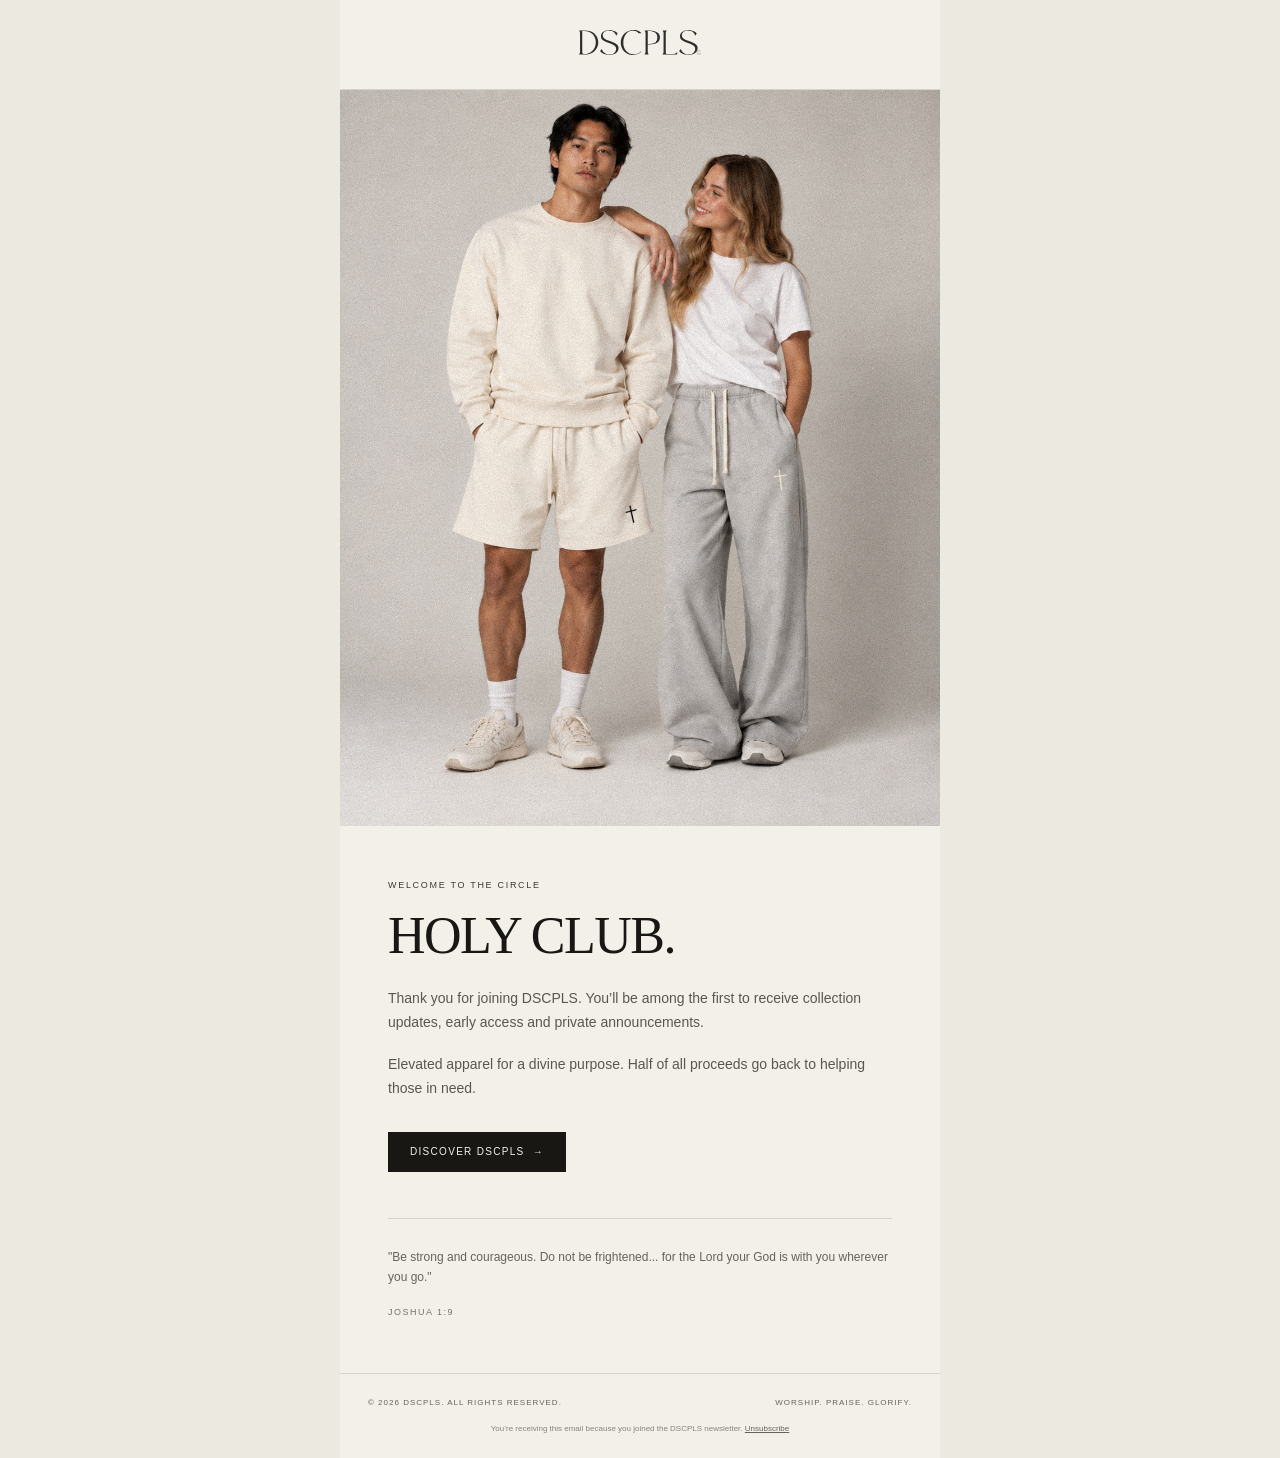
<file: newsletter.html>
<!doctype html>
<html lang="en" xmlns="http://www.w3.org/1999/xhtml">
  <head>
    <meta charset="utf-8" />
    <meta name="viewport" content="width=device-width,initial-scale=1" />
    <meta name="x-apple-disable-message-reformatting" />
    <meta
      name="format-detection"
      content="telephone=no,address=no,email=no,date=no,url=no"
    />
    <title>DSCPLS — You're In</title>
    <style>
      @media only screen and (max-width: 620px) {
        .email-container {
          width: 100% !important;
          max-width: 100% !important;
        }
        .stack {
          display: block !important;
          width: 100% !important;
          max-width: 100% !important;
        }
        .hero-img {
          width: 100% !important;
          height: auto !important;
          max-width: none !important;
        }
        .content {
          padding: 38px 24px 32px !important;
        }
        .headline {
          font-size: 42px !important;
          line-height: 0.96 !important;
        }
        .copy {
          font-size: 14px !important;
          line-height: 1.65 !important;
        }
        .footer-cell {
          display: block !important;
          width: 100% !important;
          text-align: center !important;
          padding: 4px 0 !important;
        }
        .header-logo {
          padding: 24px 20px !important;
          height: 20px !important;
        }
      }
    </style>
  </head>
  <body
    style="
      margin: 0 !important;
      padding: 0 !important;
      background: #ece9e1;
      color: #181714;
      font-family: Arial, Helvetica, sans-serif;
    "
  >
    <!-- PREHEADER: replace this text for each campaign -->
    <div
      style="
        display: none;
        font-size: 1px;
        line-height: 1px;
        max-height: 0;
        max-width: 0;
        opacity: 0;
        overflow: hidden;
        mso-hide: all;
        color: transparent;
      "
    >
      You're in. Welcome to the DSCPLS circle.
    </div>

    <table
      role="presentation"
      width="100%"
      cellspacing="0"
      cellpadding="0"
      border="0"
      style="
        width: 100%;
        margin: 0;
        padding: 0;
        background: #ece9e1;
        border-collapse: collapse;
      "
    >
      <tr>
        <td align="center" style="padding: 0">
          <table
            class="email-container"
            role="presentation"
            width="600"
            cellspacing="0"
            cellpadding="0"
            border="0"
            style="
              width: 600px;
              max-width: 600px;
              margin: 0 auto;
              background: #f3f0e9;
              border-collapse: collapse;
            "
          >
            <!-- OPTIONAL ANNOUNCEMENT -->
            <!-- <tr>
              <td
                align="center"
                style="
                  padding: 9px 18px;
                  background: #1b1b19;
                  color: #f4f0e8;
                  font-size: 9px;
                  line-height: 14px;
                  letter-spacing: 1.5px;
                  text-transform: uppercase;
                "
              >
                FREE SHIPPING WITH ORDERS OVER $50.
              </td>
            </tr> -->

            <!-- BRAND -->
            <tr>
              <td
                class="header-logo"
                align="center"
                style="
                  padding: 30px 24px 28px;
                  border-bottom: 1px solid #d8d3c9;
                  font-size: 28px;
                  line-height: 30px;
                "
              >
                <img src="brand.svg" alt="DSCPLS logo" style="height: 25px;" />
                
              </td>
            </tr>

            <!-- HERO IMAGE: replace src with a publicly hosted HTTPS image before sending -->
            <tr>
              <td style="padding: 0; background: #b8b4ac">
                <img
                  class="hero-img"
                  src="newsletter.jpg"
                  width="600"
                  alt="DSCPLS"
                  style="
                    display: block;
                    width: 600px;
                    max-width: 100%;
                    height: auto;
                    border: 0;
                    outline: none;
                    text-decoration: none;
                  "
                />
              </td>
            </tr>

            <!-- MAIN CONTENT -->
            <tr>
              <td
                class="content"
                style="padding: 52px 48px 46px; background: #f3f0e9;"
              >
                <div
                  style="
                    margin: 0 0 20px;
                    font-size: 9px;
                    line-height: 14px;
                    letter-spacing: 1.7px;
                    text-transform: uppercase;
                    color: #3b3934;
                  "
                >
                  WELCOME TO THE CIRCLE
                </div>
                <h1
                  class="headline"
                  style="
                    margin: 0 0 26px;
                    font-family: Georgia, &quot;Times New Roman&quot;, serif;
                    font-size: 52px;
                    line-height: 48px;
                    font-weight: 400;
                    letter-spacing: -1.5px;
                    color: #181714;
                  "
                >
                  HOLY CLUB.
                </h1>
                <p
                  class="copy"
                  style="
                    margin: 0 0 18px;
                    font-size: 14px;
                    line-height: 24px;
                    color: #5b574f;
                  "
                >
                  Thank you for joining DSCPLS. You’ll be among the first to
                  receive collection updates, early access and private
                  announcements.
                </p>
                <p
                  class="copy"
                  style="
                    margin: 0 0 32px;
                    font-size: 14px;
                    line-height: 24px;
                    color: #5b574f;
                  "
                >
                  Elevated apparel for a divine purpose. Half of all proceeds go back to helping those in need.
                </p>

                <!-- CTA: change href and label for future campaigns -->
                <table
                  role="presentation"
                  cellspacing="0"
                  cellpadding="0"
                  border="0"
                  style="border-collapse: collapse"
                >
                  <tr>
                    <td bgcolor="#181714" style="border-radius: 2px">
                      <a
                        href="https://dscpls.co"
                        style="
                          display: inline-block;
                          padding: 13px 22px;
                          font-size: 10px;
                          line-height: 14px;
                          letter-spacing: 1.3px;
                          text-transform: uppercase;
                          text-decoration: none;
                          color: #f4f0e8;
                          background: #181714;
                        "
                        >DISCOVER DSCPLS&nbsp;&nbsp;→</a
                      >
                    </td>
                  </tr>
                </table>
              </td>
            </tr>

            <!-- REUSABLE SECONDARY SECTION: duplicate this block for future newsletters -->
            <tr>
              <td style="padding: 0 48px 44px; background: #f3f0e9">
                <table
                  role="presentation"
                  width="100%"
                  cellspacing="0"
                  cellpadding="0"
                  border="0"
                  style="
                    width: 100%;
                    border-collapse: collapse;
                    border-top: 1px solid #d8d3c9;
                  "
                >
                  <tr>
                    <td style="padding: 28px 0 0">
                      <p
                      style="
                          margin: 0;
                          font-size: 12px;
                          line-height: 20px;
                          color: #67635c;
                        "
                      >
                      "Be strong and courageous. Do not be frightened... for the Lord your God is with you wherever you go."
                    </p>
                    <br>
                    <div
                      style="
                        margin: 0 0 10px;
                        font-size: 9px;
                        line-height: 14px;
                        letter-spacing: 1.5px;
                        text-transform: uppercase;
                        color: #777269;
                      "
                    >
                      Joshua 1:9
                    </div>
                    </td>
                  </tr>
                </table>
              </td>
            </tr>

            <!-- FOOTER -->
            <tr>
              <td
                style="
                  padding: 22px 28px;
                  border-top: 1px solid #d8d3c9;
                  background: #f3f0e9;
                "
              >
                <table
                  role="presentation"
                  width="100%"
                  cellspacing="0"
                  cellpadding="0"
                  border="0"
                  style="width: 100%; border-collapse: collapse"
                >
                  <tr>
                    <td
                      class="footer-cell"
                      align="left"
                      style="
                        font-size: 8px;
                        line-height: 14px;
                        letter-spacing: 1px;
                        text-transform: uppercase;
                        color: #67635c;
                      "
                    >
                      © 2026 DSCPLS. ALL RIGHTS RESERVED.
                    </td>
                    <td
                      class="footer-cell"
                      align="right"
                      style="
                        font-size: 8px;
                        line-height: 14px;
                        letter-spacing: 1px;
                        text-transform: uppercase;
                        color: #67635c;
                      "
                    >
                      WORSHIP. PRAISE. GLORIFY.
                    </td>
                  </tr>
                </table>
                <div
                  style="
                    padding-top: 12px;
                    text-align: center;
                    font-size: 8px;
                    line-height: 14px;
                    color: #88837b;
                  "
                >
                  You’re receiving this email because you joined the DSCPLS
                  newsletter.
                  <a href="#" style="color: #67635c; text-decoration: underline"
                    >Unsubscribe</a
                  >
                </div>
              </td>
            </tr>
          </table>
        </td>
      </tr>
    </table>
  </body>
</html>
</file>
